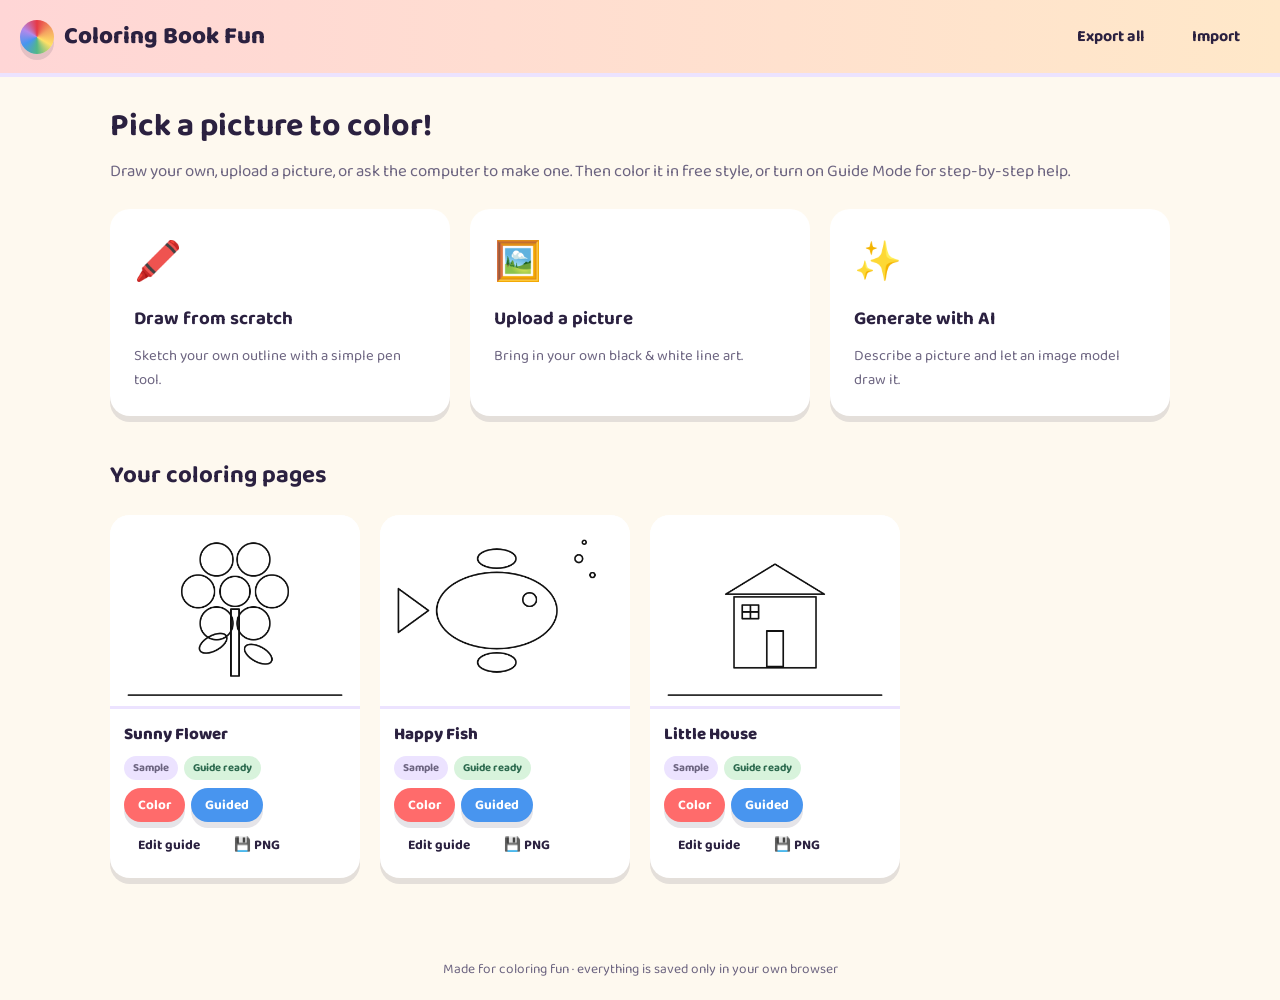
<file: index.html>
<!DOCTYPE html>
<html lang="en">
<head>
<meta charset="UTF-8">
<meta name="viewport" content="width=device-width, initial-scale=1.0">
<title>Coloring Book Fun</title>
<link rel="preconnect" href="https://fonts.googleapis.com">
<link href="https://fonts.googleapis.com/css2?family=Baloo+2:wght@500;700;800&display=swap" rel="stylesheet">
<link rel="stylesheet" href="css/styles.css">
</head>
<body>
<header class="topbar">
  <a class="brand" href="index.html"><span class="logo-dot"></span> Coloring Book Fun</a>
  <nav>
    <button class="btn btn-ghost" id="exportAllBtn">Export all</button>
    <button class="btn btn-ghost" id="importBtn">Import</button>
    <input type="file" id="importFile" accept="application/json" hidden>
  </nav>
</header>

<main>
  <h1>Pick a picture to color!</h1>
  <p class="subtitle">Draw your own, upload a picture, or ask the computer to make one. Then color it in free style, or turn on Guide Mode for step-by-step help.</p>

  <div class="source-grid">
    <a class="source-card" href="create.html">
      <span class="icon">🖍️</span>
      <h3>Draw from scratch</h3>
      <p>Sketch your own outline with a simple pen tool.</p>
    </a>
    <a class="source-card" href="upload.html">
      <span class="icon">🖼️</span>
      <h3>Upload a picture</h3>
      <p>Bring in your own black &amp; white line art.</p>
    </a>
    <a class="source-card" href="generate.html">
      <span class="icon">✨</span>
      <h3>Generate with AI</h3>
      <p>Describe a picture and let an image model draw it.</p>
    </a>
  </div>

  <h2 style="margin-top:40px;">Your coloring pages</h2>
  <div class="grid" id="pageGrid"></div>
</main>

<footer>Made for coloring fun · everything is saved only in your own browser</footer>

<script src="js/storage.js"></script>
<script src="js/samples.js"></script>
<script src="js/app.js"></script>
</body>
</html>
</file>
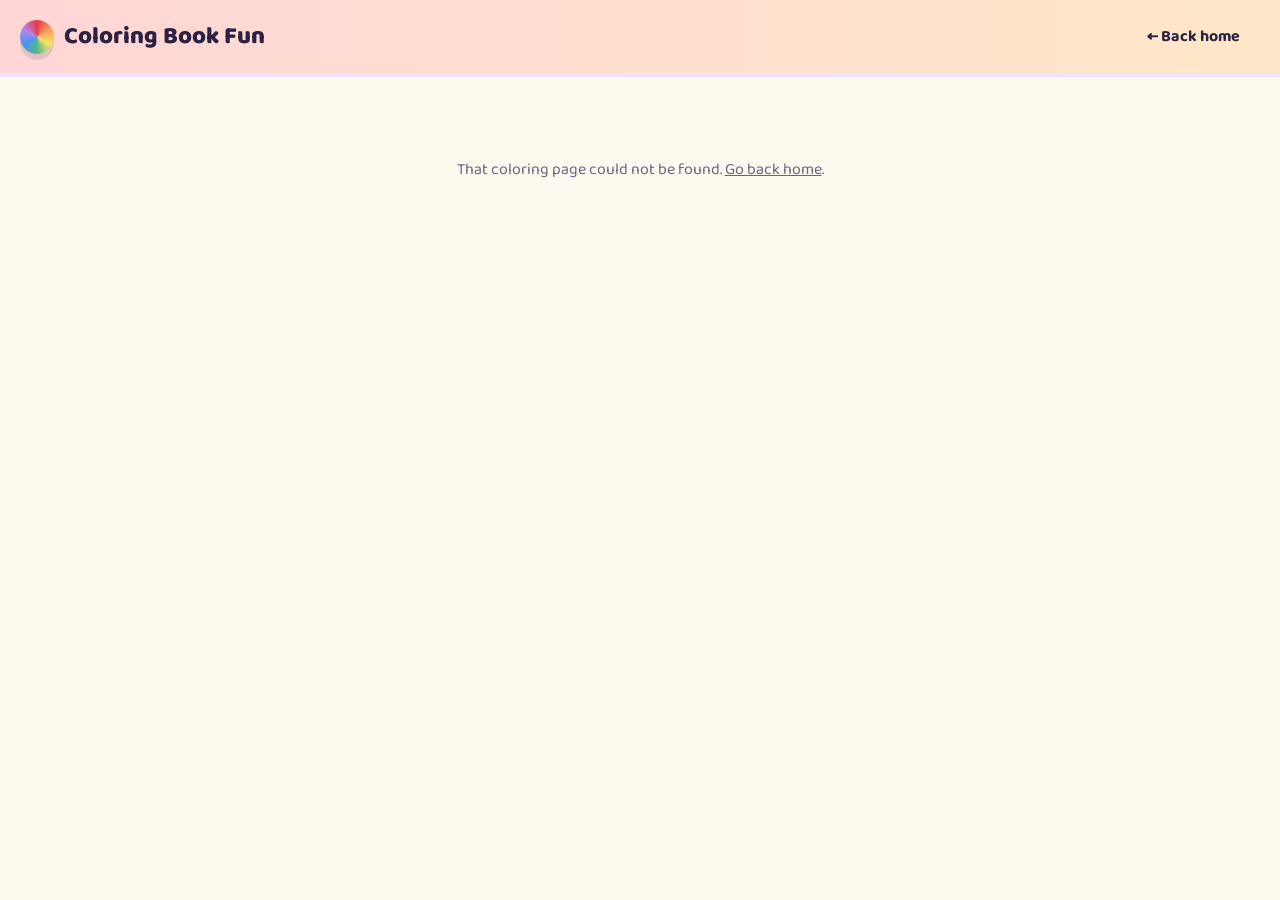
<file: author.html>
<!DOCTYPE html>
<html lang="en">
<head>
<meta charset="UTF-8">
<meta name="viewport" content="width=device-width, initial-scale=1.0">
<title>Guide Editor</title>
<link rel="preconnect" href="https://fonts.googleapis.com">
<link href="https://fonts.googleapis.com/css2?family=Baloo+2:wght@500;700;800&display=swap" rel="stylesheet">
<link rel="stylesheet" href="css/styles.css">
</head>
<body>
<header class="topbar">
  <a class="brand" href="index.html"><span class="logo-dot"></span> Coloring Book Fun</a>
  <nav><a class="btn btn-ghost" href="index.html">&larr; Back home</a></nav>
</header>

<main>
  <h1 id="pageTitle">Guide Editor</h1>
  <p class="subtitle">Pick a color, then click a spot on the picture to add it as the next step. Kids will be guided to click that spot and fill it with that color, in order.</p>
  <div id="statusMsg"></div>

  <div class="workspace">
    <div class="canvas-wrap" id="canvasWrap">
      <canvas id="authorCanvas"></canvas>
    </div>
    <div class="side-panel">
      <div class="card">
        <h3 style="margin-top:0;">Color for next step</h3>
        <div class="palette" id="palette"></div>
        <div class="custom-color-row">
          <input type="color" id="customColor" value="#ff6b6b">
          <span class="form-hint">Pick any color</span>
        </div>
      </div>
      <div class="card">
        <h3 style="margin-top:0;">Steps</h3>
        <div class="step-list" id="stepList"></div>
        <p class="form-hint" id="emptyStepsMsg">Click the picture to add your first step.</p>
        <div class="toolbar" style="margin-top:12px;">
          <button class="btn btn-ghost btn-sm" id="clearStepsBtn">Clear all</button>
        </div>
      </div>
      <button class="btn btn-primary" id="saveGuideBtn" style="width:100%;">Save guide</button>
      <a class="btn btn-accent" id="tryGuideLink" href="#" style="width:100%; justify-content:center; display:none;">▶️ Try it in Guide Mode</a>
    </div>
  </div>
</main>

<script src="js/storage.js"></script>
<script src="js/samples.js"></script>
<script src="js/author.js"></script>
</body>
</html>
</file>
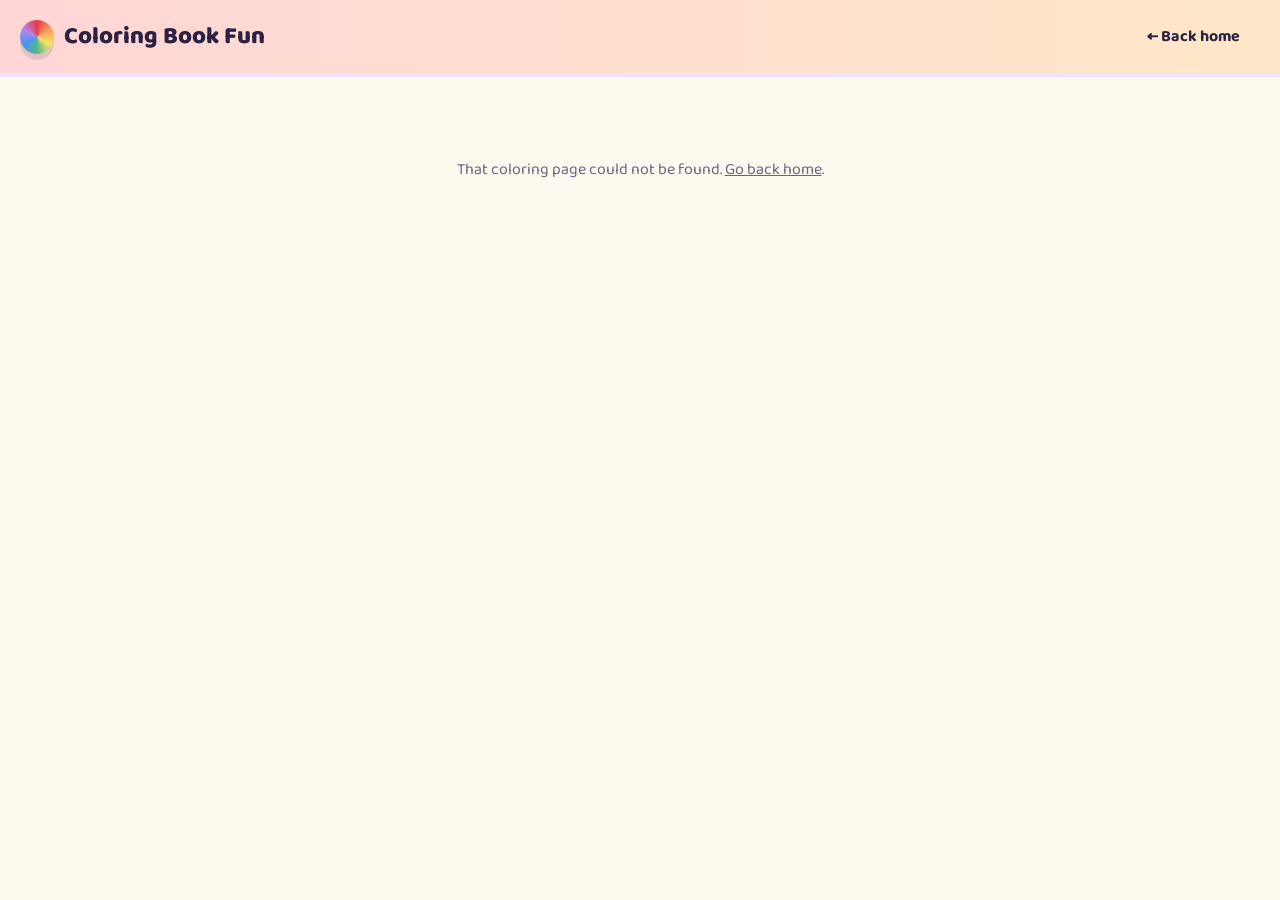
<file: color.html>
<!DOCTYPE html>
<html lang="en">
<head>
<meta charset="UTF-8">
<meta name="viewport" content="width=device-width, initial-scale=1.0">
<title>Color It!</title>
<link rel="preconnect" href="https://fonts.googleapis.com">
<link href="https://fonts.googleapis.com/css2?family=Baloo+2:wght@500;700;800&display=swap" rel="stylesheet">
<link rel="stylesheet" href="css/styles.css">
</head>
<body>
<header class="topbar">
  <a class="brand" href="index.html"><span class="logo-dot"></span> Coloring Book Fun</a>
  <nav><a class="btn btn-ghost" href="index.html">&larr; Back home</a></nav>
</header>

<main>
  <h1 id="pageTitle">Color It!</h1>
  <div id="hintBanner"></div>
  <div id="progressRow" class="progress-row" style="margin-bottom:16px;"></div>

  <div class="workspace">
    <div class="canvas-wrap" id="canvasWrap">
      <canvas id="paintCanvas"></canvas>
    </div>
    <div class="side-panel">
      <div class="card">
        <div class="toolbar">
          <button class="btn btn-sm" id="undoBtn">↩️ Undo</button>
          <button class="btn btn-sm btn-ghost" id="resetBtn">🔄 Reset</button>
          <button class="btn btn-sm btn-ghost" id="downloadBtn">💾 Save PNG</button>
        </div>
        <h3 style="margin-bottom:8px;">Colors</h3>
        <div class="palette" id="palette"></div>
        <div class="custom-color-row">
          <input type="color" id="customColor" value="#ff6b6b">
          <span class="form-hint">Pick any color</span>
        </div>
      </div>
    </div>
  </div>
</main>

<div id="celebration" class="celebration" style="display:none;">
  <div class="box">
    <div class="emoji">🎉</div>
    <h2>All done!</h2>
    <p>Great coloring job!</p>
    <button class="btn btn-primary" id="celebrationClose">Yay!</button>
  </div>
</div>

<script src="js/storage.js"></script>
<script src="js/samples.js"></script>
<script src="js/floodfill.js"></script>
<script src="js/color.js"></script>
</body>
</html>
</file>
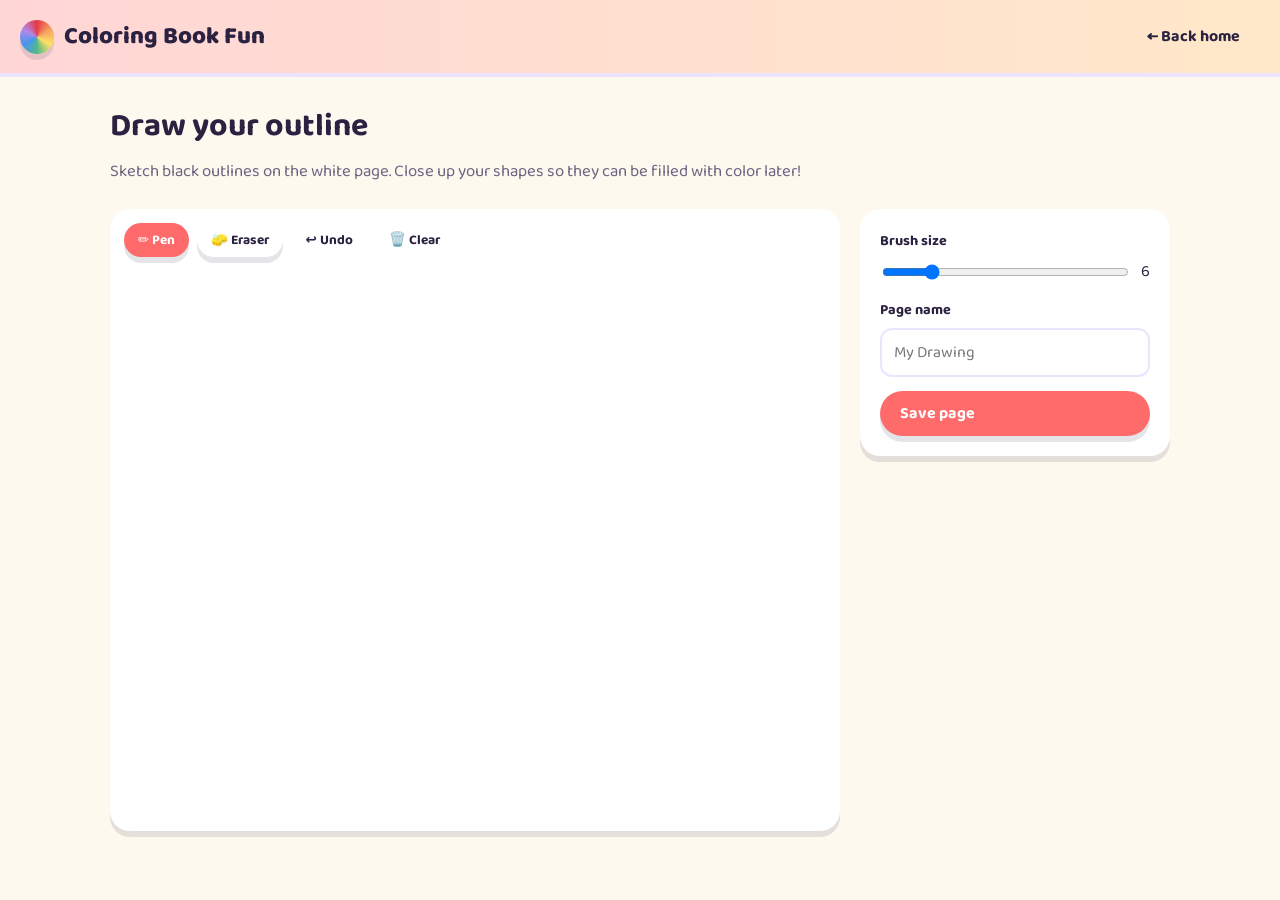
<file: create.html>
<!DOCTYPE html>
<html lang="en">
<head>
<meta charset="UTF-8">
<meta name="viewport" content="width=device-width, initial-scale=1.0">
<title>Draw a Coloring Page</title>
<link rel="preconnect" href="https://fonts.googleapis.com">
<link href="https://fonts.googleapis.com/css2?family=Baloo+2:wght@500;700;800&display=swap" rel="stylesheet">
<link rel="stylesheet" href="css/styles.css">
</head>
<body>
<header class="topbar">
  <a class="brand" href="index.html"><span class="logo-dot"></span> Coloring Book Fun</a>
  <nav><a class="btn btn-ghost" href="index.html">&larr; Back home</a></nav>
</header>

<main>
  <h1>Draw your outline</h1>
  <p class="subtitle">Sketch black outlines on the white page. Close up your shapes so they can be filled with color later!</p>

  <div class="workspace">
    <div class="canvas-wrap">
      <div class="toolbar">
        <button class="btn btn-sm" id="penTool">✏️ Pen</button>
        <button class="btn btn-sm" id="eraserTool">🧽 Eraser</button>
        <button class="btn btn-sm btn-ghost" id="undoBtn">↩️ Undo</button>
        <button class="btn btn-sm btn-ghost" id="clearBtn">🗑️ Clear</button>
      </div>
      <canvas id="drawCanvas" width="900" height="700"></canvas>
    </div>
    <div class="side-panel">
      <div class="card">
        <div class="form-row">
          <label for="brushSize">Brush size</label>
          <div class="slider-row">
            <input type="range" id="brushSize" min="2" max="24" value="6">
            <span id="brushSizeLabel">6</span>
          </div>
        </div>
        <div class="form-row">
          <label for="pageName">Page name</label>
          <input type="text" id="pageName" placeholder="My Drawing">
        </div>
        <button class="btn btn-primary" id="saveBtn" style="width:100%;">Save page</button>
      </div>
    </div>
  </div>
</main>

<script src="js/storage.js"></script>
<script src="js/create.js"></script>
</body>
</html>
</file>
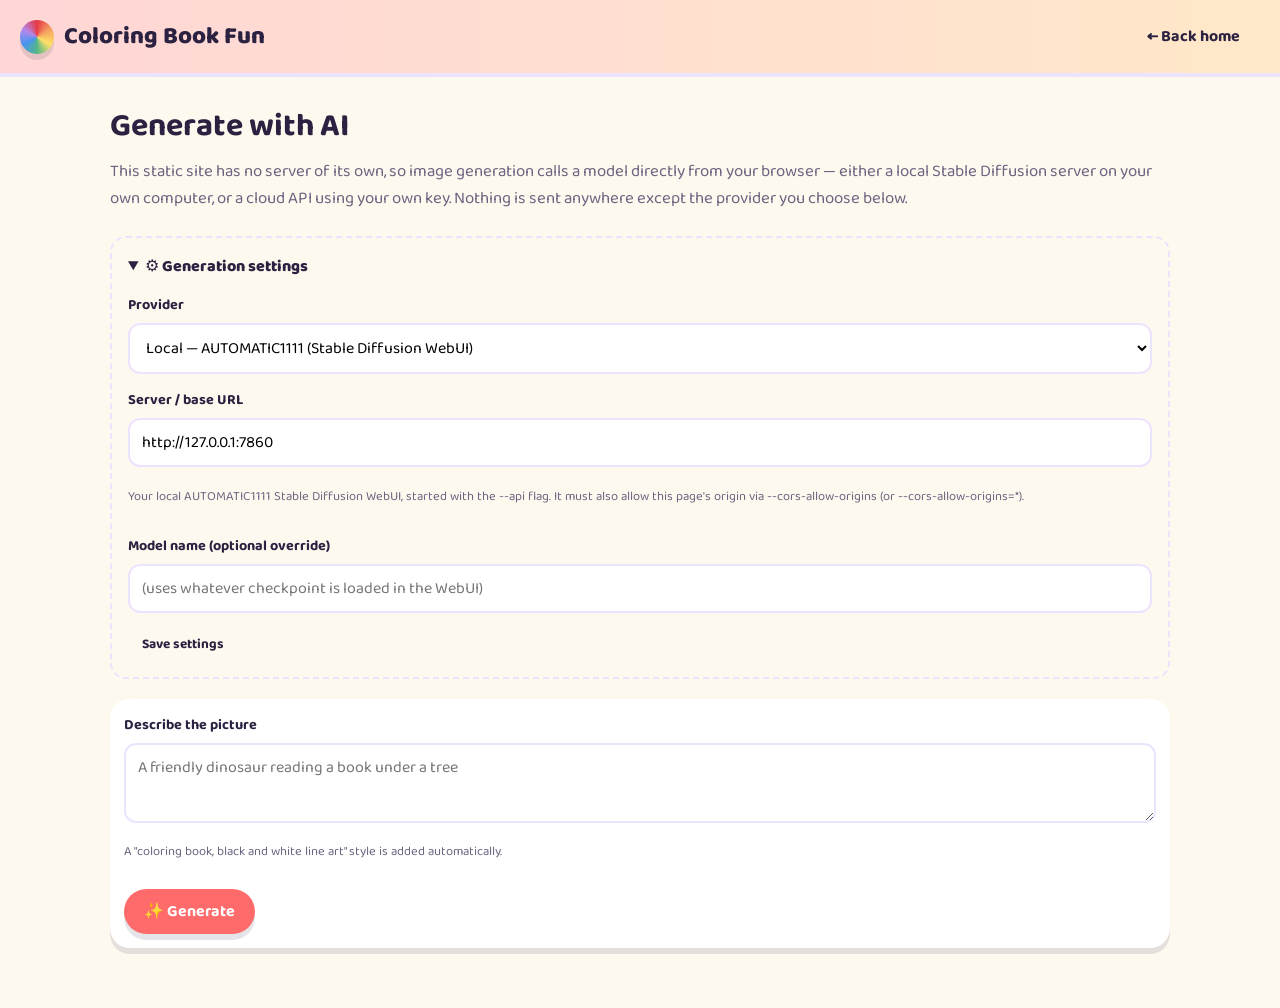
<file: generate.html>
<!DOCTYPE html>
<html lang="en">
<head>
<meta charset="UTF-8">
<meta name="viewport" content="width=device-width, initial-scale=1.0">
<title>Generate a Coloring Page with AI</title>
<link rel="preconnect" href="https://fonts.googleapis.com">
<link href="https://fonts.googleapis.com/css2?family=Baloo+2:wght@500;700;800&display=swap" rel="stylesheet">
<link rel="stylesheet" href="css/styles.css">
</head>
<body>
<header class="topbar">
  <a class="brand" href="index.html"><span class="logo-dot"></span> Coloring Book Fun</a>
  <nav><a class="btn btn-ghost" href="index.html">&larr; Back home</a></nav>
</header>

<main>
  <h1>Generate with AI</h1>
  <p class="subtitle">This static site has no server of its own, so image generation calls a model directly from your browser &mdash; either a local Stable Diffusion server on your own computer, or a cloud API using your own key. Nothing is sent anywhere except the provider you choose below.</p>

  <details class="settings-panel" id="settingsPanel" open>
    <summary>⚙️ Generation settings</summary>
    <div class="form-row" style="margin-top:14px;">
      <label for="provider">Provider</label>
      <select id="provider">
        <option value="automatic1111">Local — AUTOMATIC1111 (Stable Diffusion WebUI)</option>
        <option value="openai">Cloud — OpenAI (gpt-image-1)</option>
        <option value="gemini">Cloud — Google Gemini image generation</option>
        <option value="openai-compatible">Cloud/local — Custom OpenAI-compatible endpoint</option>
      </select>
    </div>
    <div class="form-row" id="baseUrlRow">
      <label for="baseUrl">Server / base URL</label>
      <input type="url" id="baseUrl" placeholder="http://127.0.0.1:7860">
      <p class="form-hint" id="baseUrlHint"></p>
    </div>
    <div class="form-row" id="apiKeyRow">
      <label for="apiKey">API key</label>
      <input type="password" id="apiKey" placeholder="Saved only in this browser's localStorage">
    </div>
    <div class="form-row" id="modelRow">
      <label for="model">Model name (optional override)</label>
      <input type="text" id="model" placeholder="">
    </div>
    <button class="btn btn-ghost btn-sm" id="saveSettingsBtn">Save settings</button>
    <span id="settingsSavedMsg" class="form-hint"></span>
  </details>

  <div class="workspace">
    <div class="canvas-wrap" style="flex:1 1 480px;">
      <div class="form-row">
        <label for="promptInput">Describe the picture</label>
        <textarea id="promptInput" placeholder="A friendly dinosaur reading a book under a tree"></textarea>
        <p class="form-hint">A "coloring book, black and white line art" style is added automatically.</p>
      </div>
      <button class="btn btn-primary" id="generateBtn">✨ Generate</button>
      <div id="statusMsg"></div>
      <div id="resultWrap" style="margin-top:16px; display:none;">
        <canvas id="resultCanvas" style="max-width:100%; border-radius:10px; background:#fff;"></canvas>
      </div>
    </div>
    <div class="side-panel" id="cleanupPanel" style="display:none;">
      <div class="card">
        <div class="form-row">
          <label for="threshold">Line cleanup (threshold)</label>
          <div class="slider-row">
            <input type="range" id="threshold" min="20" max="235" value="150">
            <span id="thresholdLabel">150</span>
          </div>
        </div>
        <div class="form-row">
          <label><input type="checkbox" id="cleanupToggle" checked> Apply cleanup</label>
        </div>
        <div class="form-row">
          <label for="pageName">Page name</label>
          <input type="text" id="pageName" placeholder="AI Picture">
        </div>
        <button class="btn btn-primary" id="saveBtn" style="width:100%;">Save page</button>
      </div>
    </div>
  </div>
</main>

<script src="js/storage.js"></script>
<script src="js/imagePrep.js"></script>
<script src="js/generate.js"></script>
</body>
</html>
</file>
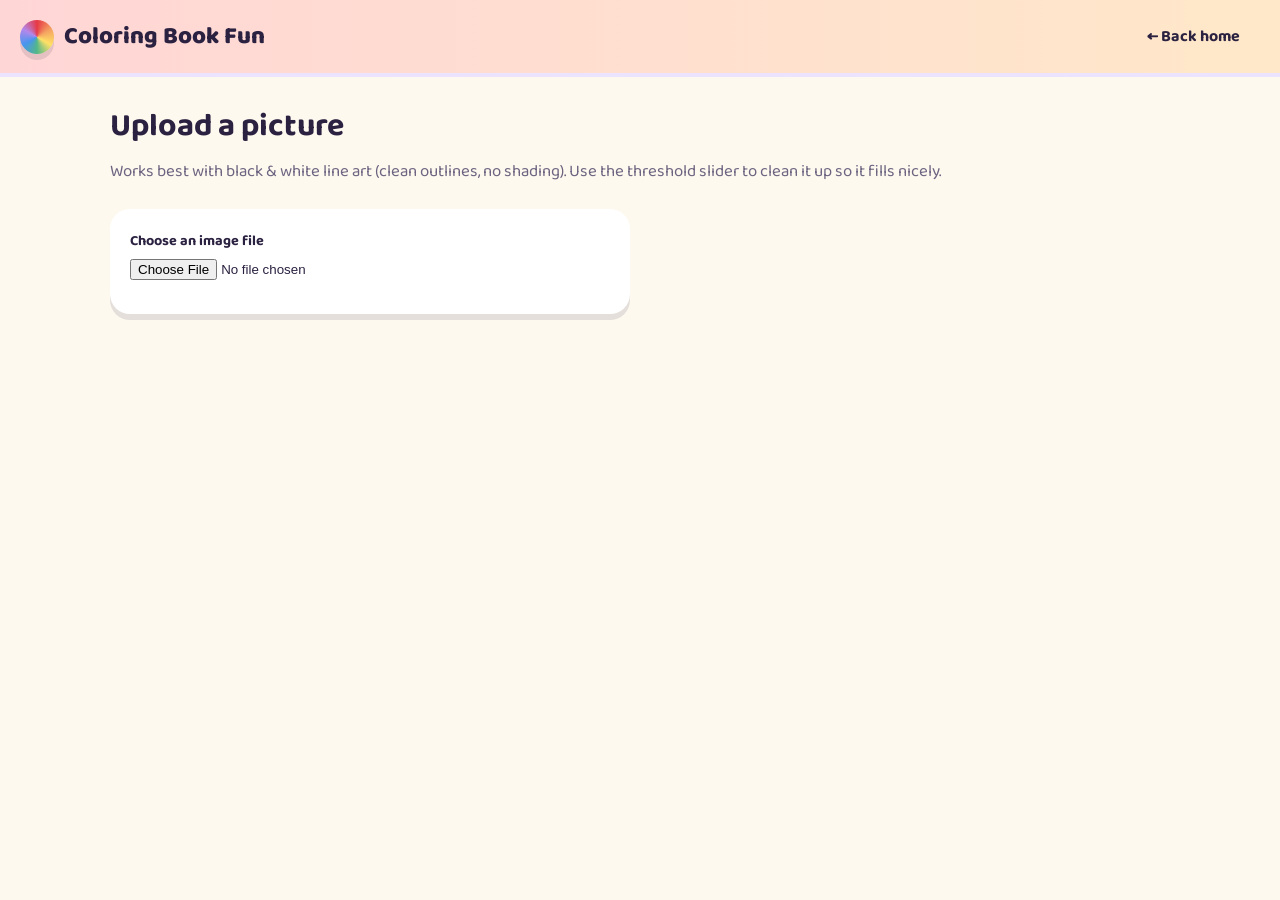
<file: upload.html>
<!DOCTYPE html>
<html lang="en">
<head>
<meta charset="UTF-8">
<meta name="viewport" content="width=device-width, initial-scale=1.0">
<title>Upload a Coloring Page</title>
<link rel="preconnect" href="https://fonts.googleapis.com">
<link href="https://fonts.googleapis.com/css2?family=Baloo+2:wght@500;700;800&display=swap" rel="stylesheet">
<link rel="stylesheet" href="css/styles.css">
</head>
<body>
<header class="topbar">
  <a class="brand" href="index.html"><span class="logo-dot"></span> Coloring Book Fun</a>
  <nav><a class="btn btn-ghost" href="index.html">&larr; Back home</a></nav>
</header>

<main>
  <h1>Upload a picture</h1>
  <p class="subtitle">Works best with black &amp; white line art (clean outlines, no shading). Use the threshold slider to clean it up so it fills nicely.</p>

  <div class="card" style="max-width:520px; margin-bottom:20px;">
    <div class="form-row">
      <label for="fileInput">Choose an image file</label>
      <input type="file" id="fileInput" accept="image/*">
    </div>
  </div>

  <div id="previewSection" class="workspace" style="display:none;">
    <div class="canvas-wrap">
      <canvas id="previewCanvas"></canvas>
    </div>
    <div class="side-panel">
      <div class="card">
        <div class="form-row">
          <label for="threshold">Line cleanup (threshold)</label>
          <div class="slider-row">
            <input type="range" id="threshold" min="20" max="235" value="150">
            <span id="thresholdLabel">150</span>
          </div>
          <p class="form-hint">Slide until the outlines look crisp and black, with a clean white background.</p>
        </div>
        <div class="form-row">
          <label><input type="checkbox" id="cleanupToggle" checked> Apply cleanup</label>
        </div>
        <div class="form-row">
          <label for="pageName">Page name</label>
          <input type="text" id="pageName" placeholder="My Picture">
        </div>
        <button class="btn btn-primary" id="saveBtn" style="width:100%;">Save page</button>
      </div>
    </div>
  </div>
</main>

<script src="js/storage.js"></script>
<script src="js/imagePrep.js"></script>
<script src="js/upload.js"></script>
</body>
</html>
</file>
<file: css/styles.css>
:root {
  --bg: #fef9ef;
  --panel: #ffffff;
  --ink: #2b2140;
  --muted: #6c6480;
  --primary: #ff6b6b;
  --primary-ink: #ffffff;
  --accent: #4895ef;
  --accent2: #52b788;
  --warn: #f4a261;
  --border: #ece3ff;
  --shadow: 0 6px 0 rgba(43, 33, 64, 0.12);
  --radius: 20px;
}

* { box-sizing: border-box; }

html, body {
  margin: 0;
  padding: 0;
  background: var(--bg);
  color: var(--ink);
  font-family: 'Baloo 2', 'Comic Sans MS', 'Segoe UI', system-ui, sans-serif;
}

body {
  min-height: 100vh;
  display: flex;
  flex-direction: column;
}

a { color: inherit; }

.topbar {
  display: flex;
  align-items: center;
  justify-content: space-between;
  gap: 12px;
  padding: 14px 20px;
  background: linear-gradient(90deg, #ffd6d6, #ffe8c9);
  border-bottom: 4px solid var(--border);
  flex-wrap: wrap;
}

.brand {
  display: flex;
  align-items: center;
  gap: 10px;
  font-size: 1.5rem;
  font-weight: 800;
  text-decoration: none;
}

.brand .logo-dot {
  width: 34px;
  height: 34px;
  border-radius: 50%;
  background: conic-gradient(from 0deg, #e63946, #f4a261, #ffe066, #52b788, #4895ef, #b388eb, #e63946);
  display: inline-block;
  box-shadow: var(--shadow);
}

.topbar nav {
  display: flex;
  gap: 8px;
  flex-wrap: wrap;
}

main {
  flex: 1;
  width: 100%;
  max-width: 1100px;
  margin: 0 auto;
  padding: 24px 20px 60px;
}

h1 {
  font-size: 2rem;
  margin: 0 0 6px;
}

h2 { margin-top: 0; }

.subtitle {
  color: var(--muted);
  margin: 0 0 24px;
  font-size: 1.05rem;
}

.btn {
  display: inline-flex;
  align-items: center;
  gap: 8px;
  border: none;
  border-radius: 999px;
  padding: 10px 20px;
  font-family: inherit;
  font-size: 1rem;
  font-weight: 700;
  cursor: pointer;
  background: var(--panel);
  color: var(--ink);
  box-shadow: var(--shadow);
  transition: transform 0.08s ease;
  text-decoration: none;
}

.btn:hover { transform: translateY(-2px); }
.btn:active { transform: translateY(1px); box-shadow: 0 2px 0 rgba(43,33,64,0.12); }

.btn-primary { background: var(--primary); color: var(--primary-ink); }
.btn-accent { background: var(--accent); color: #fff; }
.btn-green { background: var(--accent2); color: #fff; }
.btn-ghost { background: transparent; box-shadow: none; }
.btn-ghost:hover { background: rgba(0,0,0,0.05); }
.btn-sm { padding: 6px 14px; font-size: 0.85rem; }
.btn[disabled] { opacity: 0.5; cursor: not-allowed; transform: none; }

.card {
  background: var(--panel);
  border-radius: var(--radius);
  box-shadow: var(--shadow);
  padding: 20px;
}

.grid {
  display: grid;
  grid-template-columns: repeat(auto-fill, minmax(220px, 1fr));
  gap: 20px;
}

.page-card {
  background: var(--panel);
  border-radius: var(--radius);
  box-shadow: var(--shadow);
  overflow: hidden;
  display: flex;
  flex-direction: column;
}

.page-card .thumb {
  aspect-ratio: 9 / 7;
  background: #fff;
  border-bottom: 3px solid var(--border);
  display: flex;
  align-items: center;
  justify-content: center;
  overflow: hidden;
}

.page-card .thumb img { width: 100%; height: 100%; object-fit: contain; }

.page-card .info { padding: 12px 14px 16px; display: flex; flex-direction: column; gap: 8px; }
.page-card .name { font-weight: 800; font-size: 1.05rem; }
.page-card .badge-row { display: flex; gap: 6px; flex-wrap: wrap; }
.badge {
  font-size: 0.7rem;
  font-weight: 700;
  padding: 3px 9px;
  border-radius: 999px;
  background: var(--border);
  color: var(--muted);
}
.badge.guided { background: #d8f3dc; color: #2d6a4f; }

.page-card .actions { display: flex; flex-wrap: wrap; gap: 6px; }

.new-page-tile {
  border: 3px dashed #d9cdfa;
  border-radius: var(--radius);
  display: flex;
  align-items: center;
  justify-content: center;
  min-height: 220px;
  text-decoration: none;
  color: var(--muted);
  font-weight: 700;
  flex-direction: column;
  gap: 10px;
  transition: transform 0.08s ease;
}
.new-page-tile:hover { transform: translateY(-2px); border-color: var(--accent); color: var(--ink); }
.new-page-tile .icon { font-size: 2rem; }

.source-grid {
  display: grid;
  grid-template-columns: repeat(auto-fit, minmax(220px, 1fr));
  gap: 20px;
  margin-top: 20px;
}

.source-card {
  background: var(--panel);
  border-radius: var(--radius);
  box-shadow: var(--shadow);
  padding: 24px;
  text-decoration: none;
  color: var(--ink);
  display: flex;
  flex-direction: column;
  gap: 10px;
  transition: transform 0.08s ease;
}
.source-card:hover { transform: translateY(-3px); }
.source-card .icon { font-size: 2.4rem; }
.source-card h3 { margin: 0; }
.source-card p { margin: 0; color: var(--muted); font-size: 0.92rem; }

/* Coloring workspace */
.workspace {
  display: flex;
  gap: 20px;
  align-items: flex-start;
  flex-wrap: wrap;
}

.canvas-wrap {
  background: var(--panel);
  border-radius: var(--radius);
  box-shadow: var(--shadow);
  padding: 14px;
  flex: 1 1 560px;
  min-width: 300px;
  position: relative;
}

.canvas-wrap canvas {
  width: 100%;
  height: auto;
  display: block;
  border-radius: 10px;
  background: #fff;
  touch-action: none;
  cursor: crosshair;
}

.side-panel {
  flex: 0 0 260px;
  display: flex;
  flex-direction: column;
  gap: 16px;
}

.palette {
  display: grid;
  grid-template-columns: repeat(6, 1fr);
  gap: 8px;
}

.swatch {
  width: 100%;
  aspect-ratio: 1;
  border-radius: 50%;
  border: 3px solid rgba(0,0,0,0.08);
  cursor: pointer;
  padding: 0;
}
.swatch.selected {
  border-color: var(--ink);
  box-shadow: 0 0 0 3px #fff, 0 0 0 6px var(--ink);
}
.swatch.pulse {
  animation: pulse 1s ease-in-out infinite;
}

@keyframes pulse {
  0%, 100% { transform: scale(1); }
  50% { transform: scale(1.15); }
}

.custom-color-row {
  display: flex;
  align-items: center;
  gap: 8px;
  margin-top: 10px;
}
.custom-color-row input[type=color] {
  width: 44px;
  height: 44px;
  border: none;
  border-radius: 50%;
  overflow: hidden;
  padding: 0;
  cursor: pointer;
}

.toolbar {
  display: flex;
  gap: 8px;
  flex-wrap: wrap;
  margin-bottom: 14px;
}

.hint-banner {
  background: #fff3bf;
  border-radius: 14px;
  padding: 12px 16px;
  font-weight: 700;
  text-align: center;
  color: #7a5c00;
}

.hint-dot {
  position: absolute;
  width: 34px;
  height: 34px;
  margin-left: -17px;
  margin-top: -17px;
  border-radius: 50%;
  border: 4px solid #fff;
  box-shadow: 0 0 0 3px #ff6b6b, 0 0 14px 4px rgba(255,107,107,0.7);
  pointer-events: none;
  animation: pulse 1s ease-in-out infinite;
}

.progress-row {
  display: flex;
  gap: 6px;
  flex-wrap: wrap;
}
.progress-dot {
  width: 16px;
  height: 16px;
  border-radius: 50%;
  background: var(--border);
}
.progress-dot.done { background: var(--accent2); }
.progress-dot.current { background: var(--warn); animation: pulse 1s ease-in-out infinite; }

.celebration {
  position: fixed;
  inset: 0;
  display: flex;
  align-items: center;
  justify-content: center;
  background: rgba(43,33,64,0.4);
  z-index: 50;
}
.celebration .box {
  background: #fff;
  border-radius: 24px;
  padding: 40px;
  text-align: center;
  box-shadow: 0 20px 50px rgba(0,0,0,0.25);
}
.celebration .emoji { font-size: 3.5rem; }

.form-row {
  display: flex;
  flex-direction: column;
  gap: 6px;
  margin-bottom: 14px;
}
.form-row label { font-weight: 700; font-size: 0.9rem; }
.form-row input[type=text],
.form-row input[type=password],
.form-row input[type=url],
.form-row select,
.form-row textarea {
  font-family: inherit;
  font-size: 1rem;
  padding: 10px 12px;
  border-radius: 12px;
  border: 2px solid var(--border);
  background: #fff;
}
.form-row textarea { resize: vertical; min-height: 80px; }
.form-hint { font-size: 0.8rem; color: var(--muted); }

.slider-row {
  display: flex;
  align-items: center;
  gap: 10px;
}
.slider-row input[type=range] { flex: 1; }

.settings-panel {
  border: 2px dashed var(--border);
  border-radius: 16px;
  padding: 16px;
  margin-bottom: 20px;
}
.settings-panel summary {
  cursor: pointer;
  font-weight: 800;
}

.empty-state {
  text-align: center;
  color: var(--muted);
  padding: 40px 20px;
}

.step-list {
  display: flex;
  flex-direction: column;
  gap: 8px;
}
.step-item {
  display: flex;
  align-items: center;
  gap: 10px;
  background: #fff;
  border-radius: 12px;
  padding: 8px 10px;
  box-shadow: var(--shadow);
}
.step-item .swatch-sm {
  width: 26px;
  height: 26px;
  border-radius: 50%;
  border: 2px solid rgba(0,0,0,0.15);
  flex-shrink: 0;
}
.step-item .step-num {
  font-weight: 800;
  width: 22px;
  text-align: center;
  color: var(--muted);
}
.step-item .step-label { flex: 1; }

.status-msg {
  padding: 10px 14px;
  border-radius: 12px;
  font-weight: 600;
  font-size: 0.9rem;
}
.status-msg.error { background: #ffe3e3; color: #c1121f; }
.status-msg.ok { background: #d8f3dc; color: #2d6a4f; }
.status-msg.info { background: #e7f0ff; color: #1d4ed8; }

footer {
  text-align: center;
  color: var(--muted);
  font-size: 0.85rem;
  padding: 20px;
}

@media (max-width: 640px) {
  main { padding: 16px; }
  .workspace { flex-direction: column; }
  .side-panel { flex: 1 1 auto; width: 100%; }
}
</file>
